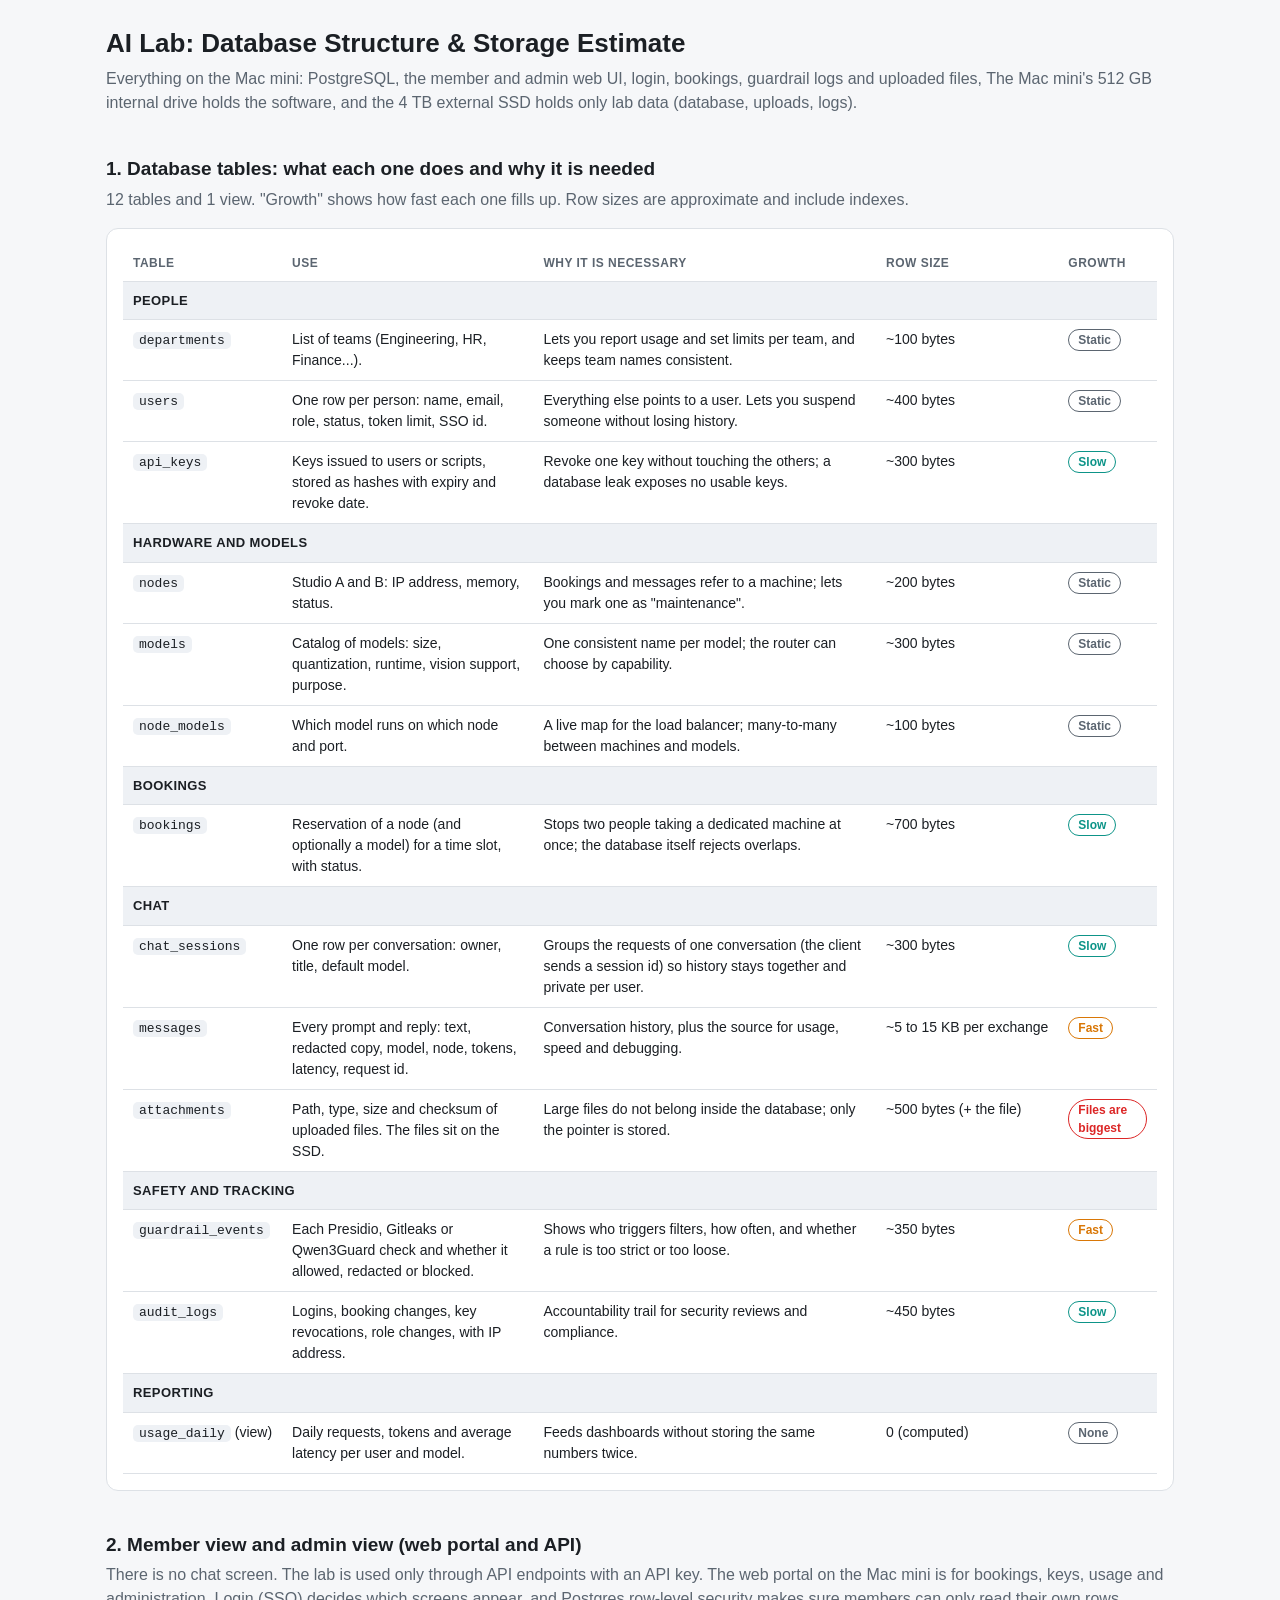
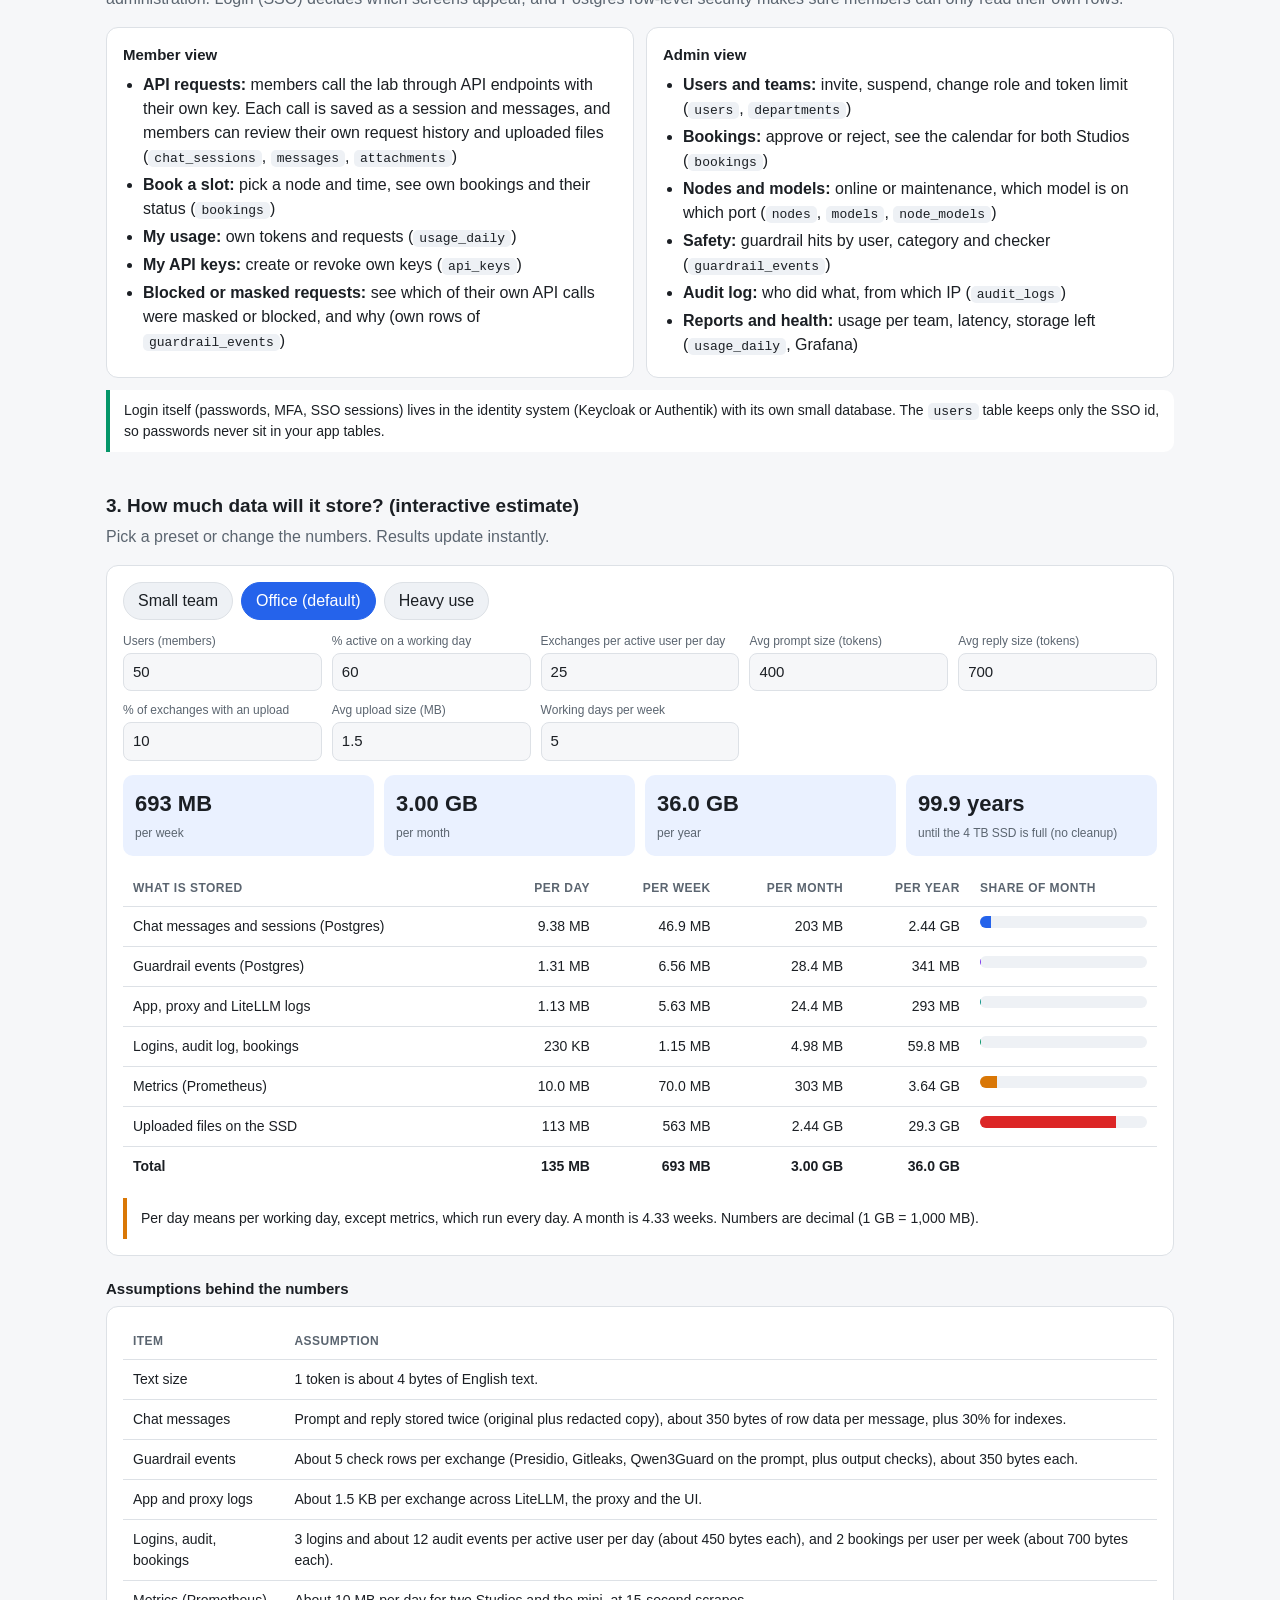
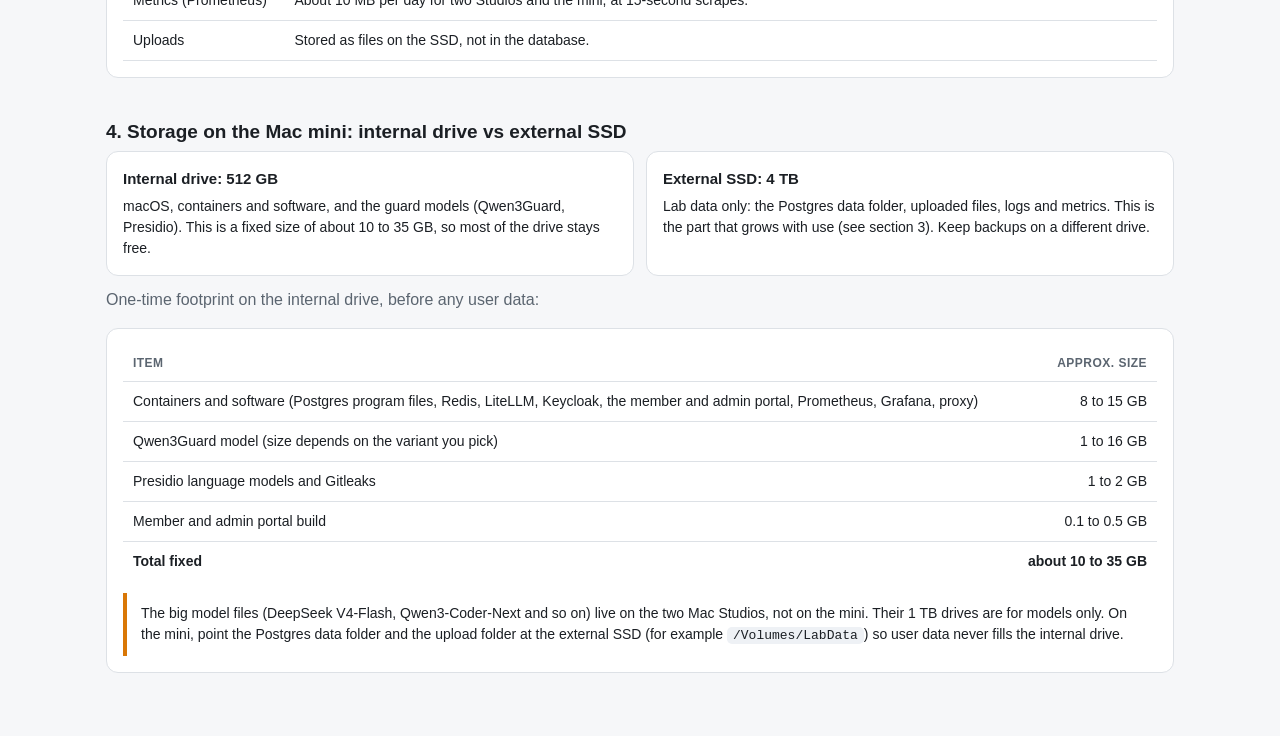
<file: AI Lab_ Database Structure & Storage Estimate.html>
<!DOCTYPE html>
<html lang="en">
<head>
<meta charset="utf-8">
<meta name="viewport" content="width=device-width, initial-scale=1, viewport-fit=cover">
<title>AI Lab: Database Structure &amp; Storage Estimate</title>
<style>
:root{
  box-sizing:border-box;
  padding-top:env(safe-area-inset-top,0px);
  padding-bottom:env(safe-area-inset-bottom,0px);
  --bg:#f6f7f9; --fg:#1b1f24; --muted:#5b6570; --card:#ffffff; --border:#dde1e6;
  --blue:#2563eb; --violet:#7c3aed; --amber:#d97706; --green:#059669; --red:#dc2626; --teal:#0d9488;
  --box:#eef1f5; --accent:#eaf1ff;
}
@media (prefers-color-scheme: dark){
  :root:not([data-theme="light"]){
    --bg:#111418; --fg:#e8ebef; --muted:#9aa4af; --card:#1a1e24; --border:#2c333b;
    --blue:#60a5fa; --violet:#a78bfa; --amber:#fbbf24; --green:#34d399; --red:#f87171; --teal:#2dd4bf;
    --box:#222831; --accent:#1c2a44;
  }
}
:root[data-theme="dark"]{
  --bg:#111418; --fg:#e8ebef; --muted:#9aa4af; --card:#1a1e24; --border:#2c333b;
  --blue:#60a5fa; --violet:#a78bfa; --amber:#fbbf24; --green:#34d399; --red:#f87171; --teal:#2dd4bf;
  --box:#222831; --accent:#1c2a44;
}
html{scroll-padding-top:env(safe-area-inset-top,0px)}
*{box-sizing:border-box}
body{margin:0;background:var(--bg);color:var(--fg);font-family:-apple-system,BlinkMacSystemFont,"Segoe UI",Roboto,Helvetica,Arial,sans-serif;line-height:1.5}
.wrap{max-width:1100px;margin:0 auto;padding:24px 16px 64px}
h1{font-size:26px;margin:0 0 4px}
h2{font-size:19px;margin:40px 0 4px}
h3{font-size:15px;margin:0 0 6px}
p.sub{color:var(--muted);margin:0 0 16px}
.card{background:var(--card);border:1px solid var(--border);border-radius:12px;padding:16px}
.scroll{overflow-x:auto}
table{width:100%;border-collapse:collapse;font-size:14px}
th,td{text-align:left;padding:9px 10px;border-bottom:1px solid var(--border);vertical-align:top}
th{font-size:12px;text-transform:uppercase;letter-spacing:.04em;color:var(--muted);white-space:nowrap}
td.n{white-space:nowrap}
td.r,th.r{text-align:right}
tr.grp td{background:var(--box);font-weight:700;font-size:13px;letter-spacing:.03em}
tr.total td{font-weight:700;border-bottom:none}
code{background:var(--box);padding:1px 6px;border-radius:5px;font-size:13px}
pre{background:var(--box);padding:12px;border-radius:8px;overflow-x:auto;font-size:13px;margin:8px 0 0}
.pill{display:inline-block;padding:1px 9px;border-radius:99px;font-size:12px;font-weight:600;border:1px solid currentColor}
.p-static{color:var(--muted)} .p-slow{color:var(--teal)} .p-fast{color:var(--amber)} .p-huge{color:var(--red)}
.grid{display:grid;grid-template-columns:repeat(auto-fit,minmax(300px,1fr));gap:12px}
ul{margin:6px 0 0;padding-left:20px} li{margin:4px 0}
.note{border-left:4px solid var(--amber);padding:10px 14px;background:var(--card);border-radius:0 10px 10px 0;font-size:14px;margin-top:12px}
.good{border-left-color:var(--green)}

/* calculator */
.presets{display:flex;flex-wrap:wrap;gap:8px;margin-bottom:12px}
button{font:inherit;cursor:pointer;border:1px solid var(--border);background:var(--box);color:var(--fg);padding:6px 14px;border-radius:99px}
button.on{background:var(--blue);border-color:var(--blue);color:#fff}
@media (prefers-color-scheme: dark){:root:not([data-theme="light"]) button.on{color:#0b1220}}
:root[data-theme="dark"] button.on{color:#0b1220}
.inputs{display:grid;grid-template-columns:repeat(auto-fit,minmax(190px,1fr));gap:10px}
.inputs label{display:block;font-size:12px;color:var(--muted)}
.inputs input{width:100%;margin-top:3px;padding:7px 9px;border:1px solid var(--border);border-radius:8px;background:var(--bg);color:var(--fg);font:inherit;font-size:15px}
.big{display:grid;grid-template-columns:repeat(auto-fit,minmax(180px,1fr));gap:10px;margin:14px 0}
.big div{background:var(--accent);border-radius:10px;padding:12px}
.big b{display:block;font-size:22px}
.big span{font-size:12px;color:var(--muted)}
.bar{display:flex;height:12px;border-radius:99px;overflow:hidden;background:var(--box);min-width:90px}
.bar i{display:block;height:100%}
</style>
</head>
<body>
<div class="wrap">
  <h1>AI Lab: Database Structure &amp; Storage Estimate</h1>
  <p class="sub">Everything on the Mac mini: PostgreSQL, the member and admin web UI, login, bookings, guardrail logs and uploaded files, The Mac mini's 512 GB internal drive holds the software, and the 4 TB external SSD holds only lab data (database, uploads, logs).</p>

  <!-- ===================== 1. TABLES ===================== -->
  <h2>1. Database tables: what each one does and why it is needed</h2>
  <p class="sub">12 tables and 1 view. "Growth" shows how fast each one fills up. Row sizes are approximate and include indexes.</p>
  <div class="card scroll">
    <table>
      <thead><tr><th>Table</th><th>Use</th><th>Why it is necessary</th><th>Row size</th><th>Growth</th></tr></thead>
      <tbody>
        <tr class="grp"><td colspan="5">PEOPLE</td></tr>
        <tr><td class="n"><code>departments</code></td><td>List of teams (Engineering, HR, Finance...).</td><td>Lets you report usage and set limits per team, and keeps team names consistent.</td><td class="n">~100 bytes</td><td><span class="pill p-static">Static</span></td></tr>
        <tr><td class="n"><code>users</code></td><td>One row per person: name, email, role, status, token limit, SSO id.</td><td>Everything else points to a user. Lets you suspend someone without losing history.</td><td class="n">~400 bytes</td><td><span class="pill p-static">Static</span></td></tr>
        <tr><td class="n"><code>api_keys</code></td><td>Keys issued to users or scripts, stored as hashes with expiry and revoke date.</td><td>Revoke one key without touching the others; a database leak exposes no usable keys.</td><td class="n">~300 bytes</td><td><span class="pill p-slow">Slow</span></td></tr>
        <tr class="grp"><td colspan="5">HARDWARE AND MODELS</td></tr>
        <tr><td class="n"><code>nodes</code></td><td>Studio A and B: IP address, memory, status.</td><td>Bookings and messages refer to a machine; lets you mark one as "maintenance".</td><td class="n">~200 bytes</td><td><span class="pill p-static">Static</span></td></tr>
        <tr><td class="n"><code>models</code></td><td>Catalog of models: size, quantization, runtime, vision support, purpose.</td><td>One consistent name per model; the router can choose by capability.</td><td class="n">~300 bytes</td><td><span class="pill p-static">Static</span></td></tr>
        <tr><td class="n"><code>node_models</code></td><td>Which model runs on which node and port.</td><td>A live map for the load balancer; many-to-many between machines and models.</td><td class="n">~100 bytes</td><td><span class="pill p-static">Static</span></td></tr>
        <tr class="grp"><td colspan="5">BOOKINGS</td></tr>
        <tr><td class="n"><code>bookings</code></td><td>Reservation of a node (and optionally a model) for a time slot, with status.</td><td>Stops two people taking a dedicated machine at once; the database itself rejects overlaps.</td><td class="n">~700 bytes</td><td><span class="pill p-slow">Slow</span></td></tr>
        <tr class="grp"><td colspan="5">CHAT</td></tr>
        <tr><td class="n"><code>chat_sessions</code></td><td>One row per conversation: owner, title, default model.</td><td>Groups the requests of one conversation (the client sends a session id) so history stays together and private per user.</td><td class="n">~300 bytes</td><td><span class="pill p-slow">Slow</span></td></tr>
        <tr><td class="n"><code>messages</code></td><td>Every prompt and reply: text, redacted copy, model, node, tokens, latency, request id.</td><td>Conversation history, plus the source for usage, speed and debugging.</td><td class="n">~5 to 15 KB per exchange</td><td><span class="pill p-fast">Fast</span></td></tr>
        <tr><td class="n"><code>attachments</code></td><td>Path, type, size and checksum of uploaded files. The files sit on the SSD.</td><td>Large files do not belong inside the database; only the pointer is stored.</td><td class="n">~500 bytes (+ the file)</td><td><span class="pill p-huge">Files are biggest</span></td></tr>
        <tr class="grp"><td colspan="5">SAFETY AND TRACKING</td></tr>
        <tr><td class="n"><code>guardrail_events</code></td><td>Each Presidio, Gitleaks or Qwen3Guard check and whether it allowed, redacted or blocked.</td><td>Shows who triggers filters, how often, and whether a rule is too strict or too loose.</td><td class="n">~350 bytes</td><td><span class="pill p-fast">Fast</span></td></tr>
        <tr><td class="n"><code>audit_logs</code></td><td>Logins, booking changes, key revocations, role changes, with IP address.</td><td>Accountability trail for security reviews and compliance.</td><td class="n">~450 bytes</td><td><span class="pill p-slow">Slow</span></td></tr>
        <tr class="grp"><td colspan="5">REPORTING</td></tr>
        <tr><td class="n"><code>usage_daily</code> (view)</td><td>Daily requests, tokens and average latency per user and model.</td><td>Feeds dashboards without storing the same numbers twice.</td><td class="n">0 (computed)</td><td><span class="pill p-static">None</span></td></tr>
      </tbody>
    </table>
  </div>

  <!-- ===================== 2. MEMBER / ADMIN ===================== -->
  <h2>2. Member view and admin view (web portal and API)</h2>
  <p class="sub">There is no chat screen. The lab is used only through API endpoints with an API key. The web portal on the Mac mini is for bookings, keys, usage and administration. Login (SSO) decides which screens appear, and Postgres row-level security makes sure members can only read their own rows.</p>
  <div class="grid">
    <div class="card">
      <h3>Member view</h3>
      <ul>
        <li><b>API requests:</b> members call the lab through API endpoints with their own key. Each call is saved as a session and messages, and members can review their own request history and uploaded files (<code>chat_sessions</code>, <code>messages</code>, <code>attachments</code>)</li>
        <li><b>Book a slot:</b> pick a node and time, see own bookings and their status (<code>bookings</code>)</li>
        <li><b>My usage:</b> own tokens and requests (<code>usage_daily</code>)</li>
        <li><b>My API keys:</b> create or revoke own keys (<code>api_keys</code>)</li>
        <li><b>Blocked or masked requests:</b> see which of their own API calls were masked or blocked, and why (own rows of <code>guardrail_events</code>)</li>
      </ul>
    </div>
    <div class="card">
      <h3>Admin view</h3>
      <ul>
        <li><b>Users and teams:</b> invite, suspend, change role and token limit (<code>users</code>, <code>departments</code>)</li>
        <li><b>Bookings:</b> approve or reject, see the calendar for both Studios (<code>bookings</code>)</li>
        <li><b>Nodes and models:</b> online or maintenance, which model is on which port (<code>nodes</code>, <code>models</code>, <code>node_models</code>)</li>
        <li><b>Safety:</b> guardrail hits by user, category and checker (<code>guardrail_events</code>)</li>
        <li><b>Audit log:</b> who did what, from which IP (<code>audit_logs</code>)</li>
        <li><b>Reports and health:</b> usage per team, latency, storage left (<code>usage_daily</code>, Grafana)</li>
      </ul>
    </div>
  </div>
  <div class="note good">Login itself (passwords, MFA, SSO sessions) lives in the identity system (Keycloak or Authentik) with its own small database. The <code>users</code> table keeps only the SSO id, so passwords never sit in your app tables.</div>

  <!-- ===================== 3. CALCULATOR ===================== -->
  <h2>3. How much data will it store? (interactive estimate)</h2>
  <p class="sub">Pick a preset or change the numbers. Results update instantly.</p>
  <div class="card">
    <div class="presets" id="presets">
      <button data-p="small">Small team</button>
      <button data-p="office" class="on">Office (default)</button>
      <button data-p="heavy">Heavy use</button>
    </div>
    <div class="inputs">
      <label>Users (members)<input id="users" type="number" min="1" value="50"></label>
      <label>% active on a working day<input id="active" type="number" min="1" max="100" value="60"></label>
      <label>Exchanges per active user per day<input id="msgs" type="number" min="1" value="25"></label>
      <label>Avg prompt size (tokens)<input id="ptok" type="number" min="1" value="400"></label>
      <label>Avg reply size (tokens)<input id="rtok" type="number" min="1" value="700"></label>
      <label>% of exchanges with an upload<input id="attpct" type="number" min="0" max="100" value="10"></label>
      <label>Avg upload size (MB)<input id="attmb" type="number" min="0" step="0.1" value="1.5"></label>
      <label>Working days per week<input id="days" type="number" min="1" max="7" value="5"></label>
    </div>

    <div class="big">
      <div><b id="o-week">-</b><span>per week</span></div>
      <div><b id="o-month">-</b><span>per month</span></div>
      <div><b id="o-year">-</b><span>per year</span></div>
      <div><b id="o-fill">-</b><span>until the 4 TB SSD is full (no cleanup)</span></div>
    </div>

    <div class="scroll">
      <table>
        <thead><tr><th>What is stored</th><th class="r">Per day</th><th class="r">Per week</th><th class="r">Per month</th><th class="r">Per year</th><th>Share of month</th></tr></thead>
        <tbody id="rows"></tbody>
      </table>
    </div>
    <div class="note">Per day means per working day, except metrics, which run every day. A month is 4.33 weeks. Numbers are decimal (1 GB = 1,000 MB).</div>
  </div>

  <h3 style="margin-top:22px">Assumptions behind the numbers</h3>
  <div class="card scroll">
    <table>
      <thead><tr><th>Item</th><th>Assumption</th></tr></thead>
      <tbody>
        <tr><td>Text size</td><td>1 token is about 4 bytes of English text.</td></tr>
        <tr><td>Chat messages</td><td>Prompt and reply stored twice (original plus redacted copy), about 350 bytes of row data per message, plus 30% for indexes.</td></tr>
        <tr><td>Guardrail events</td><td>About 5 check rows per exchange (Presidio, Gitleaks, Qwen3Guard on the prompt, plus output checks), about 350 bytes each.</td></tr>
        <tr><td>App and proxy logs</td><td>About 1.5 KB per exchange across LiteLLM, the proxy and the UI.</td></tr>
        <tr><td>Logins, audit, bookings</td><td>3 logins and about 12 audit events per active user per day (about 450 bytes each), and 2 bookings per user per week (about 700 bytes each).</td></tr>
        <tr><td>Metrics (Prometheus)</td><td>About 10 MB per day for two Studios and the mini, at 15-second scrapes.</td></tr>
        <tr><td>Uploads</td><td>Stored as files on the SSD, not in the database.</td></tr>
      </tbody>
    </table>
  </div>

  <!-- ===================== 4. FIXED FOOTPRINT ===================== -->
  <h2>4. Storage on the Mac mini: internal drive vs external SSD</h2>
  <div class="grid" style="margin-bottom:12px">
    <div class="card"><h3>Internal drive: 512 GB</h3><p style="margin:0;font-size:14px">macOS, containers and software, and the guard models (Qwen3Guard, Presidio). This is a fixed size of about 10 to 35 GB, so most of the drive stays free.</p></div>
    <div class="card"><h3>External SSD: 4 TB</h3><p style="margin:0;font-size:14px">Lab data only: the Postgres data folder, uploaded files, logs and metrics. This is the part that grows with use (see section 3). Keep backups on a different drive.</p></div>
  </div>
  <p class="sub">One-time footprint on the internal drive, before any user data:</p>
  <div class="card scroll">
    <table>
      <thead><tr><th>Item</th><th class="r">Approx. size</th></tr></thead>
      <tbody>
        <tr><td>Containers and software (Postgres program files, Redis, LiteLLM, Keycloak, the member and admin portal, Prometheus, Grafana, proxy)</td><td class="n r">8 to 15 GB</td></tr>
        <tr><td>Qwen3Guard model (size depends on the variant you pick)</td><td class="n r">1 to 16 GB</td></tr>
        <tr><td>Presidio language models and Gitleaks</td><td class="n r">1 to 2 GB</td></tr>
        <tr><td>Member and admin portal build</td><td class="n r">0.1 to 0.5 GB</td></tr>
        <tr class="total"><td>Total fixed</td><td class="n r">about 10 to 35 GB</td></tr>
      </tbody>
    </table>
    <div class="note">The big model files (DeepSeek V4-Flash, Qwen3-Coder-Next and so on) live on the two Mac Studios, not on the mini. Their 1 TB drives are for models only. On the mini, point the Postgres data folder and the upload folder at the external SSD (for example <code>/Volumes/LabData</code>) so user data never fills the internal drive.</div>
  </div>
</div>

<script>
(function(){
  var $ = function(id){ return document.getElementById(id); };
  var fields = ['users','active','msgs','ptok','rtok','attpct','attmb','days'];
  var presets = {
    small:  {users:20,  active:60, msgs:15, ptok:300, rtok:500,  attpct:5,  attmb:1.0, days:5},
    office: {users:50,  active:60, msgs:25, ptok:400, rtok:700,  attpct:10, attmb:1.5, days:5},
    heavy:  {users:200, active:70, msgs:40, ptok:800, rtok:1200, attpct:15, attmb:2.0, days:5}
  };
  var colors = ['var(--blue)','var(--violet)','var(--teal)','var(--green)','var(--amber)','var(--red)','var(--muted)'];

  function fmt(b){
    var u = ['B','KB','MB','GB','TB'], i = 0;
    while (b >= 1000 && i < 4){ b /= 1000; i++; }
    var d = b >= 100 ? 0 : (b >= 10 ? 1 : 2);
    return b.toFixed(d) + ' ' + u[i];
  }

  function calc(){
    var v = {};
    fields.forEach(function(f){ v[f] = parseFloat($(f).value) || 0; });
    var activeUsers = v.users * v.active / 100;
    var ex = activeUsers * v.msgs;                       // exchanges per working day
    var content = (v.ptok + v.rtok) * 4;                 // bytes of text per exchange
    var weeksPerMonth = 4.33;

    // each row: [label, bytes per working day, bytes per calendar day (metrics only)]
    var rows = [
      ['Chat messages and sessions (Postgres)', ex * ((content * 2 + 700) * 1.3 + 150), 0],
      ['Guardrail events (Postgres)',           ex * 1750, 0],
      ['App, proxy and LiteLLM logs',           ex * 1500, 0],
      ['Logins, audit log, bookings',           activeUsers * (3 * 600 + 12 * 450) + (v.users * 2 / Math.max(v.days,1)) * 700, 0],
      ['Metrics (Prometheus)',                  0, 10e6],
      ['Uploaded files on the SSD',             ex * v.attpct / 100 * v.attmb * 1e6, 0]
    ];

    var out = rows.map(function(r){
      var week = r[1] * v.days + r[2] * 7;
      var day  = r[2] ? r[2] : r[1];
      return {label:r[0], day:day, week:week, month:week * weeksPerMonth, year:week * 52};
    });
    var tot = out.reduce(function(a, r){
      return {day:a.day + r.day, week:a.week + r.week, month:a.month + r.month, year:a.year + r.year};
    }, {day:0, week:0, month:0, year:0});

    var html = out.map(function(r, i){
      var share = tot.month ? r.month / tot.month * 100 : 0;
      return '<tr><td>' + r.label + '</td><td class="n r">' + fmt(r.day) + '</td><td class="n r">' + fmt(r.week) +
        '</td><td class="n r">' + fmt(r.month) + '</td><td class="n r">' + fmt(r.year) +
        '</td><td><div class="bar"><i style="width:' + share.toFixed(1) + '%;background:' + colors[i % colors.length] + '"></i></div></td></tr>';
    }).join('');
    html += '<tr class="total"><td>Total</td><td class="n r">' + fmt(tot.day) + '</td><td class="n r">' + fmt(tot.week) +
      '</td><td class="n r">' + fmt(tot.month) + '</td><td class="n r">' + fmt(tot.year) + '</td><td></td></tr>';
    $('rows').innerHTML = html;

    $('o-week').textContent  = fmt(tot.week);
    $('o-month').textContent = fmt(tot.month);
    $('o-year').textContent  = fmt(tot.year);

    var usable = 3600e9;                                 // ~4 TB external drive, lab data only
    var years = tot.year ? usable / tot.year : Infinity;
    $('o-fill').textContent = !isFinite(years) ? '-' : (years >= 100 ? '100+ years' : (years >= 1 ? years.toFixed(1) + ' years' : (years * 12).toFixed(1) + ' months'));
  }

  fields.forEach(function(f){ $(f).addEventListener('input', function(){
    document.querySelectorAll('#presets button').forEach(function(b){ b.classList.remove('on'); });
    calc();
  }); });

  document.querySelectorAll('#presets button').forEach(function(b){
    b.addEventListener('click', function(){
      var p = presets[b.getAttribute('data-p')];
      fields.forEach(function(f){ $(f).value = p[f]; });
      document.querySelectorAll('#presets button').forEach(function(x){ x.classList.remove('on'); });
      b.classList.add('on');
      calc();
    });
  });

  calc();
})();
</script>
</body>
</html>
</file>
